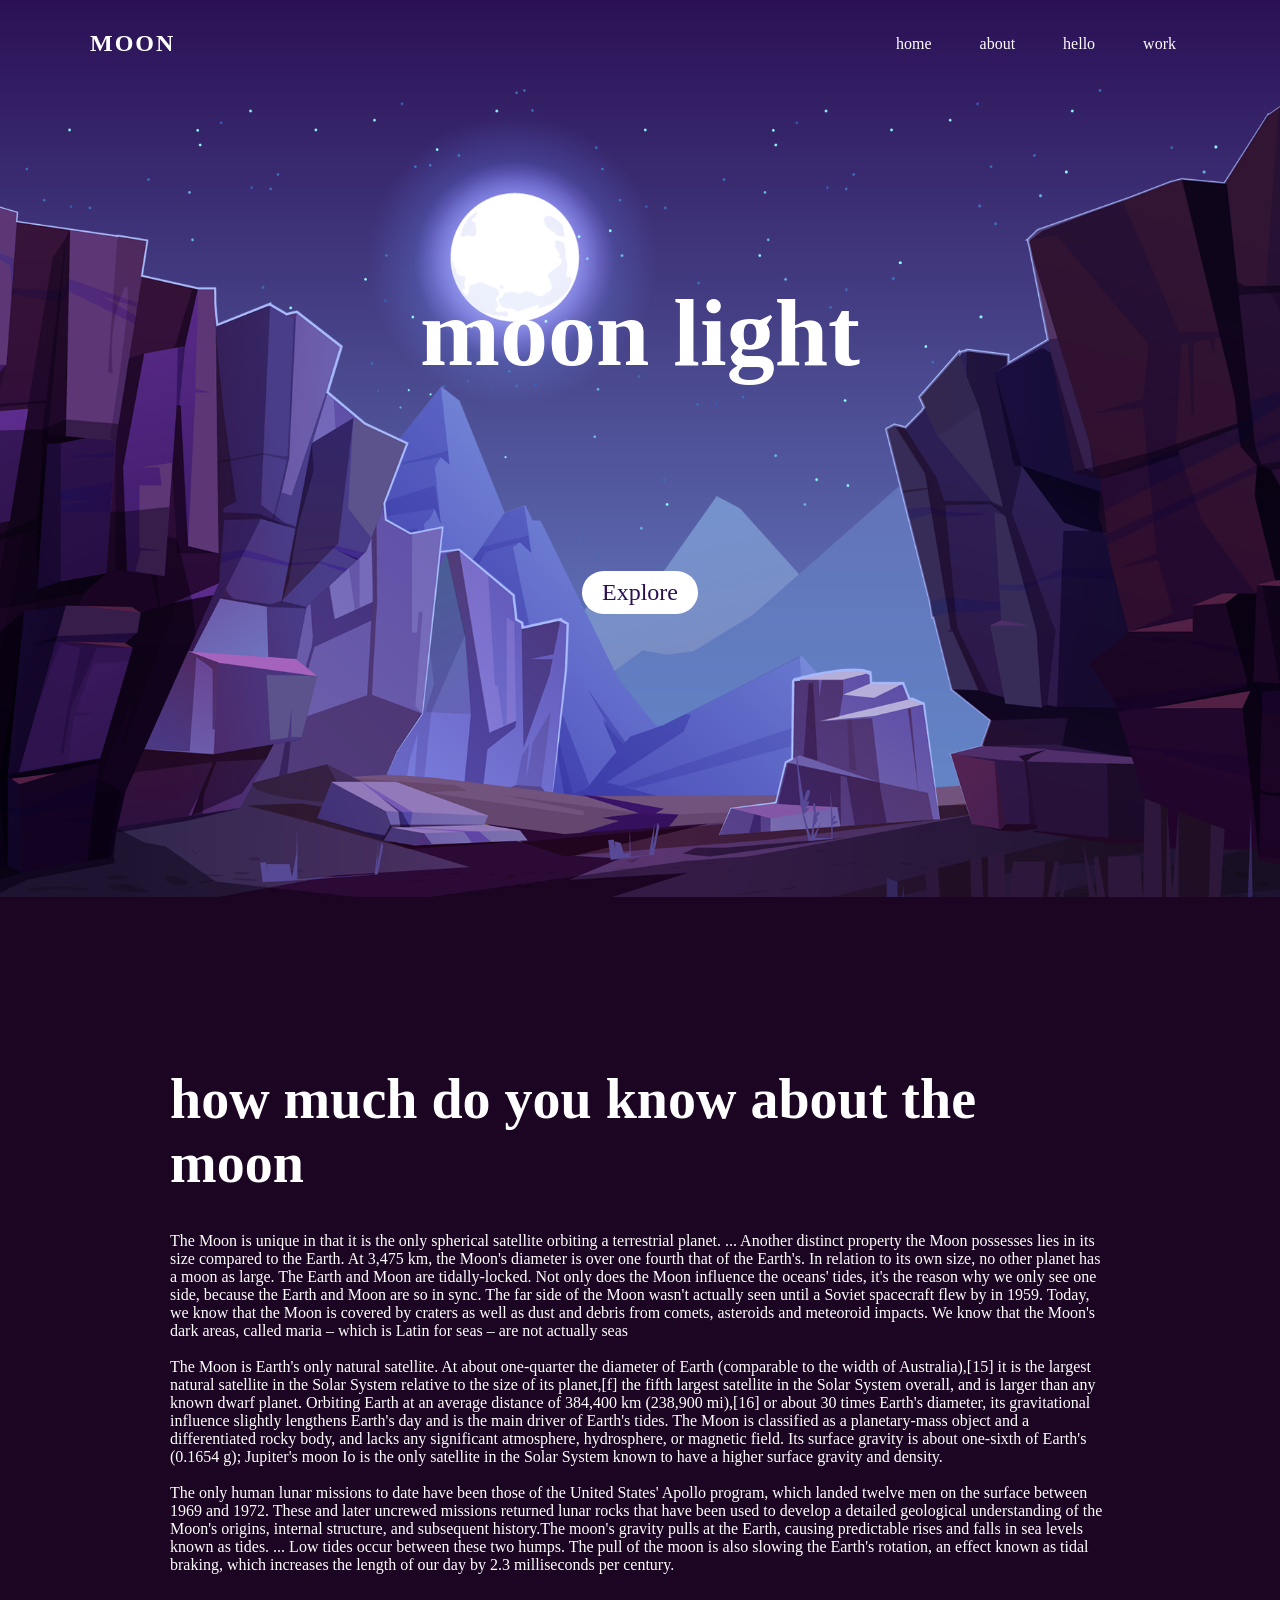
<file: index.html>
<!DOCTYPE html>
<html lang="en">
<head>
    <meta charset="UTF-8">
    <meta http-equiv="X-UA-Compatible" content="IE=edge">
    <link rel="stylesheet" href="style.css">
    <meta name="viewport" content="width=device-width, initial-scale=1.0">
    <title>Document</title>
</head>
<body>
    <header>
        <a href="#" class="logo">Moon </a>
        <ul>
            <li> <a href="#">home</a> </li>
            <li> <a href="#">about</a> </li>
            <li> <a href="#">hello</a> </li>
            <li> <a href="#">work</a> </li>
        </ul>
    </header>
    <section>
        <img src="img/stars.png" id="stars">
        <img src="img/moon.png" id="moon">
        <img src="img/mountains_behind.png" id="mountains_behind">
        <h2 id="text">moon light</h2>
        <a href="#" id="btn">Explore </a>
        <img src="img/mountains_front.png" id="mountains_front">
    </section>
    <div class="sec" id="sec">
        <h2>how much do you know about the moon</h2>
        <p> The Moon is unique in that it is the only spherical satellite orbiting a terrestrial planet. ... Another distinct property the Moon possesses lies in its size compared to the Earth. At 3,475 km, the Moon's diameter is over one fourth that of the Earth's. In relation to its own size, no other planet has a moon as large. The Earth and Moon are tidally-locked. Not only does the Moon influence the oceans' tides, it's the reason why we only see one side, because the Earth and Moon are so in sync. The far side of the Moon wasn't actually seen until a Soviet spacecraft flew by in 1959. Today, we know that the Moon is covered by craters as well as dust and debris from comets, asteroids and meteoroid impacts. We know that the Moon's dark areas, called maria – which is Latin for seas – are not actually seas <br><br>The Moon is Earth's only natural satellite. At about one-quarter the diameter of Earth (comparable to the width of Australia),[15]
             it is the largest natural satellite in the Solar System relative to the size of its planet,[f] the fifth largest satellite in 
             the Solar System overall, and is larger than any known dwarf planet. Orbiting Earth at an average distance of 384,400 km 
             (238,900 mi),[16] or about 30 times Earth's diameter, its gravitational influence slightly lengthens Earth's day and is the
              main driver of Earth's tides. The Moon is classified as a planetary-mass object and a differentiated rocky body, and lacks 
              any significant atmosphere, hydrosphere, or magnetic field. Its surface gravity is about one-sixth of Earth's (0.1654 g); 
              Jupiter's moon Io is the only satellite in the Solar System known to have a higher surface gravity and density.<br><br>The 
              only human lunar missions to date have been those of the United States' Apollo program, which landed twelve men on the surface
               between 1969 and 1972. These and later uncrewed missions returned lunar rocks that have been used to develop a detailed 
               geological understanding of the Moon's origins, internal structure, and subsequent history.The moon's gravity pulls at the Earth, causing predictable rises and falls in sea levels known as tides. ... Low tides occur between these two humps. The pull of the moon is also slowing the Earth's rotation, an effect known as tidal braking, which increases the length of our day by 2.3 milliseconds per century.</p>
    </div>

    <script>
        let stars = document.getElementById('stars');
        let moon = document.getElementById('moon');
        let mountains_behind = document.getElementById('mountains_behind');
        let text = document.getElementById('text');
        let btn = document.getElementById('btn');
        let mountains_front = document.getElementById('mountains_front');

        window.addEventListener('scroll',function(){
            let value = window.scrollY;
            stars.style.left = value  *0.25 + 'px';
            moon.style.top = value  *0.65 + 'px';
            // text.style.marginRight = value * 4 + 'px';
            // text.style.marginTop = value * 1.5 + 'px';
            btn.style.marginTop = value * 1.5 + 'px';
        })
    </script>

    
    
</body>
</head>
</html>
</file>
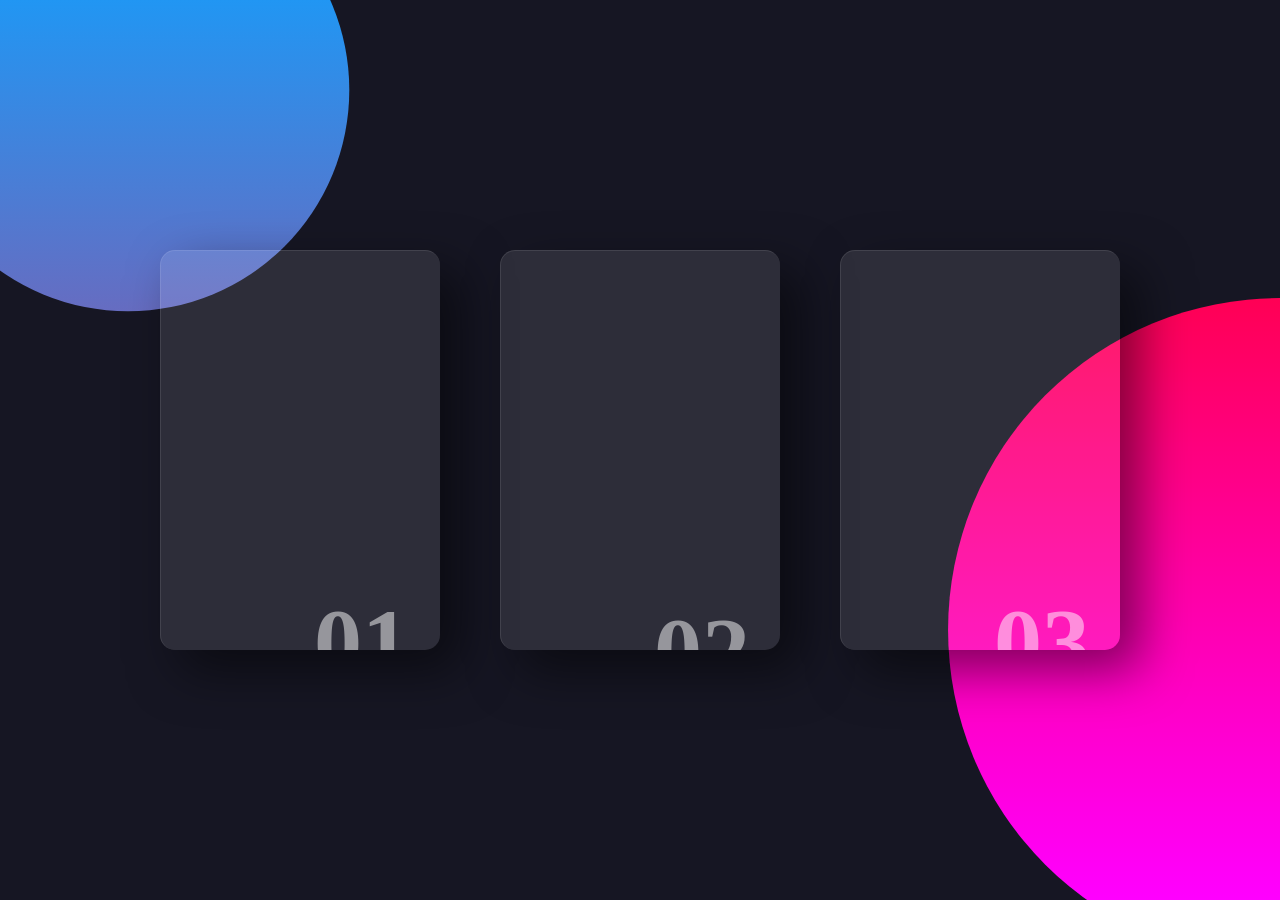
<file: p3_hoverglass/index.html>
<!DOCTYPE html>
<html lang="en">
<head>
    <meta charset="UTF-8">
    <meta http-equiv="X-UA-Compatible" content="IE=edge">
    <link rel="stylesheet" href="style.css">
    <meta name="viewport" content="width=device-width, initial-scale=1.0">
    <title>Document</title>
</head>
<body>
    <div class="container">
        <div class="card">
            <div class="content">
                <h2>01</h2>
                <h3>About </h3>
                <p>Lorem ipsum dolor sit amet consectetur, adipisicing elit. Excepturi corporis at nobis unde id exercitationem veniam nihil saepe mollitia explicabo.</p>
                <a href="#">Read more</a>
            </div>
        </div>
        <div class="card">
            <div class="content">
                <h2>02</h2>
                <h3> mental </h3>
                <p>trying it. Excepturi corporis at nobis unde id exercitationem veniam nihil saepe mollitia explicabo.</p>
                <a href="#">Read more</a>
            </div>
        </div>
        <div class="card">
            <div class="content">
                <h2>03</h2>
                <h3>illness</h3>
                <p>Lorem ipsum dolor sit amet consectetur, adipisicing elit. Excepturi corporis at nobis unde id exercitationem veniam nihil saepe mollitia explicabo.</p>
                <a href="#">Read more</a>
            </div>
        </div>
    </div>

    <script type="text/javascript" src="vanilla-tilt.js"></script>
    <script>
        VanillaTilt.init(document.querySelectorAll(".card"), {
		max: 25,
		speed: 400,
        glare: true,
        "max-glare":1,
	});
    </script>
</body>
</html>
</file>
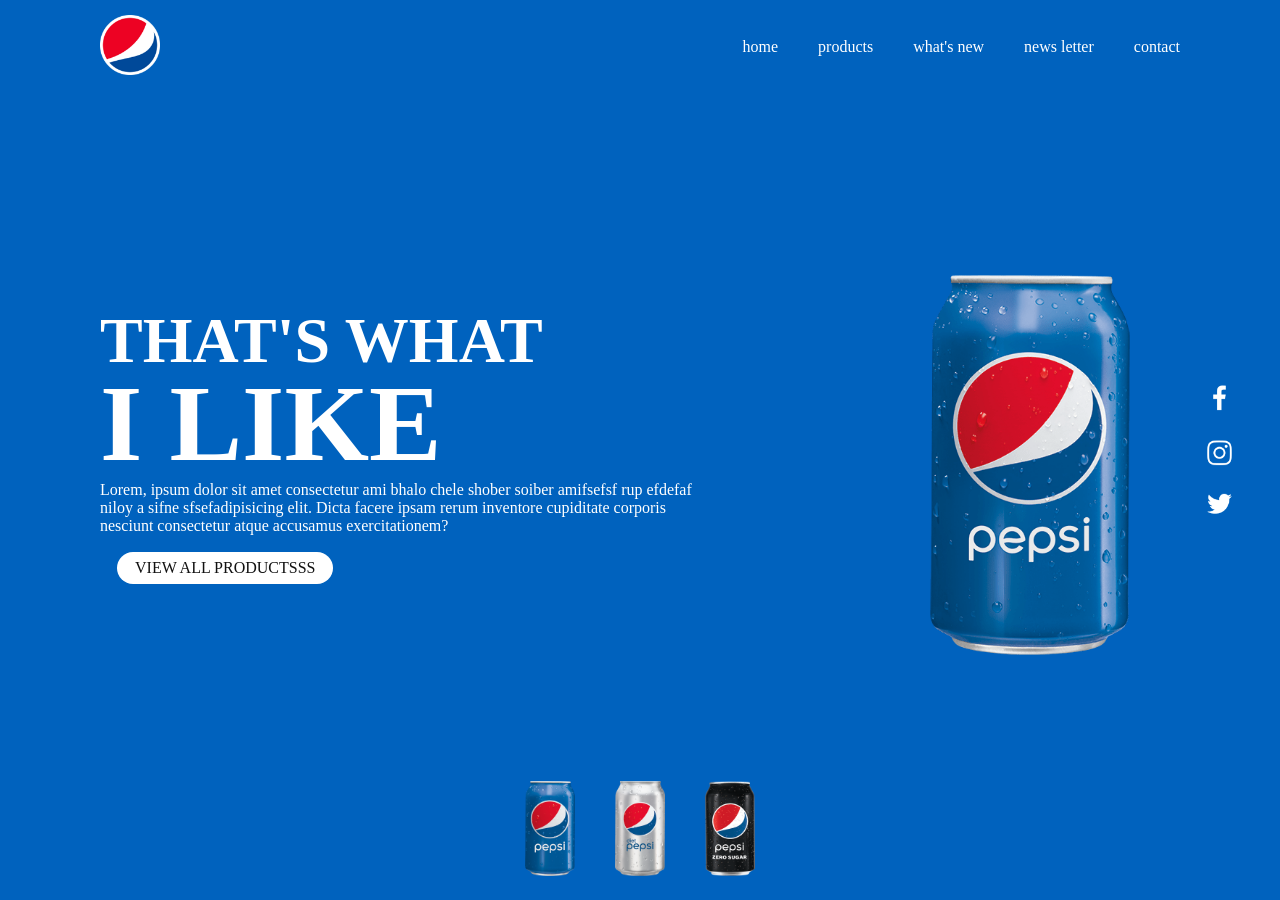
<file: p4_pepsi/index.html>
<!DOCTYPE html>
<html lang="en">
<head>
    <meta charset="UTF-8">
    <meta http-equiv="X-UA-Compatible" content="IE=edge">
    <meta name="viewport" content="width=device-width, initial-scale=1.0">
    <link rel="stylesheet" href="style.css">
    <title>pepsi</title>
</head>
<body>
    <section class="sec">
        <header>
            <a href="#"><img src="logo.png" class="logo"></a>
            <ul>
                <li><a href="#">home</a></li>
                <li><a href="#">products</a></li>
                <li><a href="#">what's new</a></li>
                <li><a href="#">news letter</a></li>
                <li><a href="#">contact</a></li>
            </ul>
        </header>
        <div class="content">
            <div class="textBox">
                <h2>That's what <br><span>I like</span></h2>
                <p>Lorem, ipsum dolor sit amet consectetur ami bhalo chele shober soiber amifsefsf rup efdefaf niloy a sifne sfsefadipisicing elit. Dicta facere ipsam rerum inventore cupiditate corporis nesciunt consectetur atque accusamus exercitationem?</p>
                <a href="#">View all productsss</a>
            </div>
            <div class="imgBox">
                <img src="pepsi001.png" class="pepsi">

            </div>
        </div>
        <ul class="thumb">
            <li><img src="pepsi001.png" onclick="imgSlider('pepsi001.png');changeBgColor('#0062be') "></li>
            <li><img src="pepsi002.png"onclick="imgSlider('pepsi002.png');changeBgColor('#e60c2c')"></li>
            <li><img src="pepsi003.png" onclick="imgSlider('pepsi003.png');changeBgColor('#1e1e1e')"></li>
        </ul>
        <ul class="sci">
            <li><a href="#"><img src="facebook.png"></a></li>
            <li><a href="#"><img src="instagram.png"></a></li>
            <li><a href="#"><img src="twitter.png"></a></li>
        </ul>
    </section>
    <script type="text/javascript">
    function imgSlider(anything){
        document.querySelector('.pepsi').src =anything;
    }
    function changeBgColor(color){
        const sec = document.querySelector('.sec');
        sec.style.background = color;
    }
    </script>
    
</body>
</html>
</file>
<file: style.css>
*{
    margin: 0;
    padding: 0;
    box-sizing: border-box;
    scroll-behavior: smooth;
}
body{
    background: linear-gradient(#2b1055, #7597de ) ;
    height: 100vh;
    overflow-x: hidden;
}
header{
    top: 0;
    left: 0;
    width: 100%;
    padding: 30px 90px;
    display: flex;
    justify-content: space-between;
    align-items: center;
    z-index: 100;
    background: transparent;
}
header .logo{
    color: white;
    font-weight: 700;
    text-transform: uppercase;
    text-decoration: none;
    font-size: 1.5em;
    letter-spacing: 2px;
}
header ul{
    display: flex;
    justify-content: center;
    align-items: center;
}
header ul li{
    list-style: none;
    margin-left: 20px;
}
header ul li a{
    text-decoration: none;
    padding: 6px 14px;
    color: white;
    border-radius: 9px;
}
header ul li a:hover{
    background-color: white;
    color:#2b1055 ;
}




section{
    position: relative;
    width: 100%;
    padding: 100px;
    height: 90vh;
    display: flex;
    justify-content: center;
    overflow: hidden;
    align-items: center;
}
section img{
    position: absolute;
    top: 0;
    left: 0;
    width: 100%;
    height: 100%;
    object-fit: cover;
    pointer-events: none;
}
section::before{
    content: '';
    bottom: 0;
    width: 100px;
    height: 100%;
    position: absolute;
    background: linear-gradient(to top, #1c0522,transparant);
    z-index: 1000;
}
section img#moon{
    mix-blend-mode: screen;
    width: 80%;
}
section img#mountains_front{
    z-index: 10;
}
#text{
    position: absolute;
    color: white;
    white-space: nowrap;
    font-size: 7.5vw;
    z-index: 9;
    top: 190px;
    /* right: -350px; */
}
#btn{
    text-decoration: none;
    color: #2b1055;
    background-color: white;
    font-size: 1.5em;
    padding: 8px 20px;
    border-radius: 30px;
    display: inline-block;
    transform: translateY(100px);
    top: 230px;
     z-index: 9;
}




.sec{
    position: relative;
    padding: 170px;
    background: #1c0522;
}
.sec h2{
    color: white;
    font-size: 3.5rem;
    margin-bottom: 37px;
}
.sec p{
    color: rgb(255, 255, 255);
    font-size: 1rem;
}
</file>
<file: p3_hoverglass/style.css>
*{
    margin: 0;
    padding: 0;
    box-sizing: border-box;
}
body{
    display: flex;
    justify-content: center;
    align-items: center;
    min-height: 100vh;
    background: #161623;
}
body::before{
    content: '';
    position: absolute;
    top: 0;
    left: 0;
    width: 100%;
    height: 100%;
    background: linear-gradient(#f00 , #f0f);
    clip-path: circle(30% at right 70%);
}
body::after{
    content: '';
    position: absolute;
    top: 0;
    left: 0;
    width: 100%;
    height: 100%;
    background: linear-gradient(#2196f3 , #e91e63);
    clip-path: circle(20% at 10% 10%);
}
.container{
    position: relative;
    display: flex;
    justify-content: center;
    align-items: center;
    max-width: 1200px;
    /* flex-wrap: wrap; */
    z-index: 1;
}
.container .card{
    position: relative;
    width: 280px;
    height: 400px;
    margin: 30px;
    box-shadow: 20px 20px 50px rgba(0, 0, 0, 0.5);
    border-radius: 15px;
    background: rgba(255, 255, 255, 0.1);
    overflow: hidden;
    display: flex;
    justify-content: center;
    align-items: center;
    border-top: 1px solid rgba(255, 255, 255, 0.1);
    border-left: 1px solid rgba(255, 255, 255, 0.1);
    backdrop-filter: blur;(5px)
}
.container .card .content{
    padding: 20px;
    text-align: center;
    transform: translateY(300px);
    opacity: 0s;
    transition: 0.5s;
}
.container .card:hover .content{
    transform: translateY(0px);
    opacity: 1;
}
.container .card .content h2{
    position: absolute;
    top: -45px;
    right: 30px;
    font-size: 6em;
    color: rgba(255, 255, 255, 0.5);
    pointer-events: none;
}
.container .card .content h3{
    font-size: 1.8em;
    color: #fff;
    z-index: 1;
}
.container .card .content p{
    font-size: 1em;
    font-weight: 300;
    color: #fff;
    padding: 10px;
}
.container .card .content a{
    position: relative;
    display: inline-block;
    padding: 8px 20px;
    margin-top: 20px;
    background: #fff;
    color: black;
    border-radius: 20px;
    text-decoration: none;
    font-weight: 500;
    box-shadow: 0 5px 15px rgba(0, 0, 0, 0.3);
}
</file>
<file: p4_pepsi/style.css>
*{
    margin: 0;
    padding: 0;
    box-sizing: border-box;
}
section{
    position: absolute;
    width: 100%;
    min-height: 100vh;
    justify-content: space-between;   
    padding: 100px;
    background: #0062be;
    transition: 0.5s;
    align-items: center;
    display: flex;
}
header{
    position: absolute;
    top: 0;
    left: 0;
    width: 100%;
    padding: 15px 100px;
    display: flex;
    justify-content: space-between;
    align-items: center;
}
header .logo{
    position: relative;
    max-width: 60px;
}
header ul{
    position: relative;
    display: flex;
}
header ul li{
    list-style: none;
} 
header ul li a{
    display: inline-block;
    font-weight: 500;
    color: white;
    margin-left: 40px;
    text-decoration: none;
}
.content{
    position: relative;
    width: 100%;
    display: flex;
    justify-content: space-between;
    align-items: center;
}
.content .textBox{
    position: relative;
    max-width: 600px;
}
.content .textBox h2{
    color: white;
    font-size: 4em;
    line-height: 1.3em;
    font-weight: 800;
    text-transform: uppercase;
}
.content .textBox h2 span{
    font-size: 1.7em;
}
.content .textBox p{
    color: white;
}
.content .textBox a{
    display: inline-block;
    margin: 17px;
    background: white;
    padding: 7px 18px;
    color: #111;
    border-radius: 40px;
    font-weight: 300;
    /* letter-spacing: 1px; */
    text-decoration: none;
    text-transform: uppercase;
}
.content .imgBox{
    width: 500px;
    display: flex;
    margin-right: 50px;
    margin-top: 30px;
    justify-content: flex-end;
}
.content .imgBox img{
    max-width: 200px;
}
.thumb{
    position: absolute;
    left: 50%;
    bottom: 20px;
    transform: translateX(-50%);
    display: flex;

}

.thumb li{
    list-style: none;
    display: inline-block;
    margin: 0 20px;
    cursor: pointer;
    transition: 0.5s;
}
.thumb li:hover{
    transform: translateY(-15px);
}
.thumb li img{
    max-width: 50px;
}
.sci{
    position: absolute;
    top: 50%;
    right: 40px;
    transform: translateY(-50%);
    display: flex;
    justify-content: center;
    align-items: center;
    flex-direction: column;
}
.sci li{
    list-style: none;

}
.sci li a{
    display: inline-block;
    filter: invert(1);
    margin: 5px 0;
    transform: scale(0.6);
}
</file>
